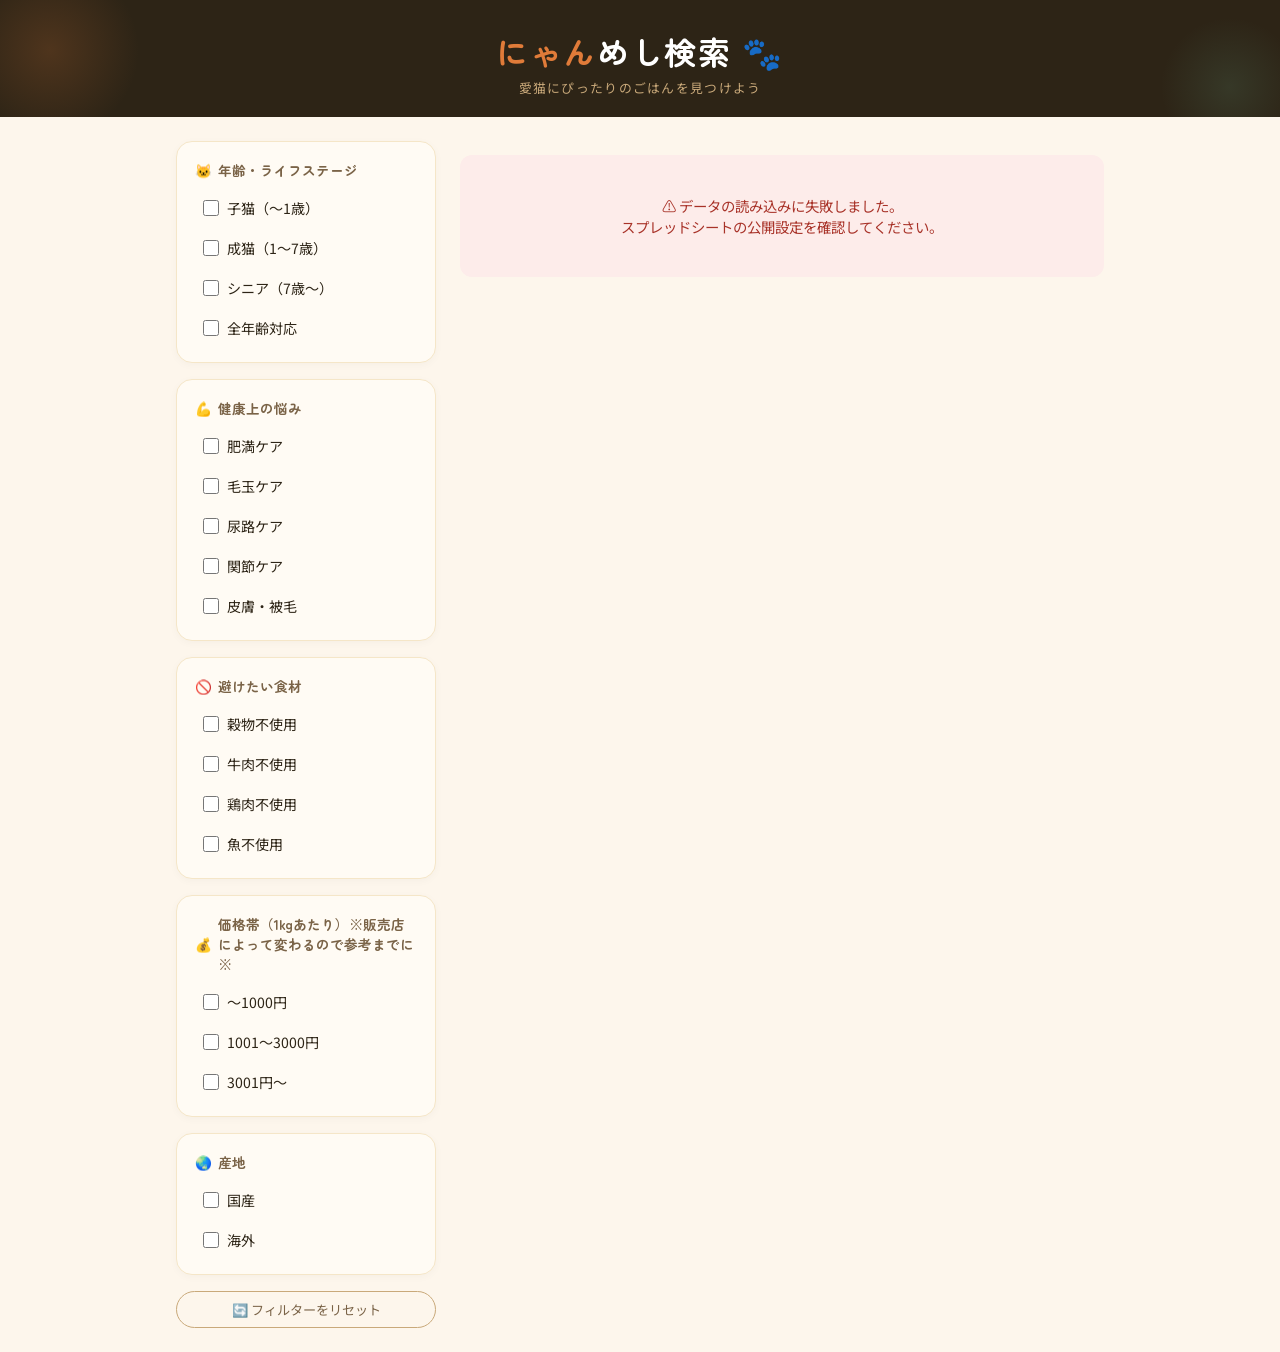
<file: index.html>
<!DOCTYPE html>
<html lang="ja">
<head>
<meta charset="UTF-8">
<meta name="viewport" content="width=device-width, initial-scale=1.0">
<title>にゃんめし検索 🐾</title>
<link href="https://fonts.googleapis.com/css2?family=Zen+Maru+Gothic:wght@400;500;700&family=Noto+Sans+JP:wght@400;500;700&display=swap" rel="stylesheet">
<link rel="stylesheet" href="style.css">
</head>
<body>

<header>
  <div class="logo"><span>にゃん</span>めし検索 🐾</div>
  <div class="tagline">愛猫にぴったりのごはんを見つけよう</div>
</header>

<div class="container">
  <aside class="sidebar">
    <div class="filter-card">
      <div class="filter-title"><span>🐱</span> 年齢・ライフステージ</div>
      <div class="filter-options" id="filter-age">
        <label class="filter-option"><input type="checkbox" value="子猫">子猫（〜1歳）</label>
        <label class="filter-option"><input type="checkbox" value="成猫">成猫（1〜7歳）</label>
        <label class="filter-option"><input type="checkbox" value="シニア">シニア（7歳〜）</label>
        <label class="filter-option"><input type="checkbox" value="全年齢">全年齢対応</label>
      </div>
    </div>
    <div class="filter-card">
      <div class="filter-title"><span>💪</span> 健康上の悩み</div>
      <div class="filter-options" id="filter-health">
        <label class="filter-option"><input type="checkbox" value="肥満ケア">肥満ケア</label>
        <label class="filter-option"><input type="checkbox" value="毛玉ケア">毛玉ケア</label>
        <label class="filter-option"><input type="checkbox" value="尿路ケア">尿路ケア</label>
        <label class="filter-option"><input type="checkbox" value="関節ケア">関節ケア</label>
        <label class="filter-option"><input type="checkbox" value="皮膚・被毛">皮膚・被毛</label>
      </div>
    </div>
    <div class="filter-card">
      <div class="filter-title"><span>🚫</span> 避けたい食材</div>
      <div class="filter-options" id="filter-allergy">
        <label class="filter-option"><input type="checkbox" value="穀物不使用">穀物不使用</label>
        <label class="filter-option"><input type="checkbox" value="牛肉不使用">牛肉不使用</label>
        <label class="filter-option"><input type="checkbox" value="鶏肉不使用">鶏肉不使用</label>
        <label class="filter-option"><input type="checkbox" value="魚不使用">魚不使用</label>
      </div>
    </div>
    <div class="filter-card">
      <div class="filter-title"><span>💰</span> 価格帯（1kgあたり）※販売店によって変わるので参考までに※</div>
      <div class="filter-options" id="filter-price">
        <label class="filter-option"><input type="checkbox" value="low">〜1000円</label>
        <label class="filter-option"><input type="checkbox" value="mid">1001〜3000円</label>
        <label class="filter-option"><input type="checkbox" value="high">3001円〜</label>
      </div>
    </div>
    <div class="filter-card">
      <div class="filter-title"><span>🌏</span> 産地</div>
      <div class="filter-options" id="filter-origin">
        <label class="filter-option"><input type="checkbox" value="国産">国産</label>
        <label class="filter-option"><input type="checkbox" value="海外">海外</label>
      </div>
    </div>
    <button class="reset-btn" onclick="resetFilters()">🔄 フィルターをリセット</button>
  </aside>

  <main>
    <div class="result-meta" id="result-meta"></div>
    <div class="cards" id="cards"></div>
  </main>
</div>

<script>
const SHEET_URL = 'https://docs.google.com/spreadsheets/d/e/2PACX-1vTwKwab16tCJYTES-pzspSSfvIyfY4ki8zEsHpYz0YmY5-BPzMVFVu5l2QgJSxEckEwgiUkLdRZyV1U/pub?gid=575599645&single=true&output=csv';

let products = [];

// CSVをパースしてオブジェクト配列に変換
function parseCSV(text) {
  const lines = text.trim().split('\n');
  const headers = lines[0].split(',').map(h => h.trim());
  return lines.slice(1).map(line => {
    // 💡 カンマ区切りのセルに対応するため、簡易的なクォート解析を導入
    let values = [];
    let current = '';
    let inQuotes = false;
    for (let i = 0; i < line.length; i++) {
      let char = line[i];
      if (char === '"') {
        inQuotes = !inQuotes;
      } else if (char === ',' && !inQuotes) {
        values.push(current.trim());
        current = '';
      } else {
        current += char;
      }
    }
    values.push(current.trim());
    
    const obj = {};
    headers.forEach((h, i) => obj[h] = values[i] || '');
    return obj;
  }).filter(row => row.id); // idが空の行はスキップ
}

// CSV行をproductオブジェクトに変換
function rowToProduct(row) {
  const price = parseInt(row.price) || 0;
  let priceRange = row.priceRange;
  if (!priceRange) {
    priceRange = price <= 100 ? 'low' : price <= 300 ? 'mid' : 'high';
  }
  
  // 💡 読み込み段階で、あらゆるスペースを消し、「、」や「,」で完璧にバラバラにします
  const cleanSplit = (str) => {
    if (!str || str === '0' || str === 0) return [];
    return str.toString().replace(/[\s\u3000]/g, '').split(/[、,，]/).filter(Boolean);
  };

  return {
    id: row.id,
    brand: row.brand || '',
    name: row.name || '',
    price: price,
    priceRange: priceRange,
    age: row.age || '全年齢',
    health: cleanSplit(row.health),
    avoidIngredients: cleanSplit(row.avoidIngredients),
    origin: row.origin || '国産'
  };
}

// スプレッドシートからデータ読み込み
async function loadData() {
  try {
    const res = await fetch(SHEET_URL);
    if (!res.ok) throw new Error('読み込み失敗');
    const text = await res.text();
    const rows = parseCSV(text);
    products = rows.map(rowToProduct);
    renderCards();
  } catch (e) {
    document.getElementById('cards').innerHTML =
      '<div class="error-msg">⚠️ データの読み込みに失敗しました。<br>スプレッドシートの公開設定を確認してください。</div>';
    document.getElementById('result-meta').textContent = '';
  }
}

function getChecked(id) {
  return [...document.querySelectorAll(`#${id} input:checked`)].map(el => el.value);
}

function filterProducts() {
  const ages     = getChecked('filter-age');
  const healths  = getChecked('filter-health');
  const allergies= getChecked('filter-allergy');
  const prices   = getChecked('filter-price');
  const origins  = getChecked('filter-origin');

  return products.filter(p => {
    // 1. 年齢の絞り込み
    if (ages.length) {
      const productAges = Array.isArray(p.age) ? p.age : [p.age];
      if (!ages.some(a => productAges.includes(a))) return false;
    }
    
    // 2. 健康上の悩みの絞り込み
    if (healths.length) {
      if (!healths.some(h => p.health.includes(h))) return false;
    }
    
    // 3. 避けたい食材の絞り込み
    if (allergies.length) {
      if (!allergies.every(a => p.avoidIngredients.includes(a))) return false;
    }
    
    // 4. 価格帯の絞り込み
    if (prices.length && !prices.includes(p.priceRange)) return false;
    
    // 5. 産地の絞り込み
    if (origins.length && !origins.includes(p.origin)) return false;
    
    return true;
  });
}

function renderCards() {
  const results = filterProducts();
  const container = document.getElementById('cards');
  const meta = document.getElementById('result-meta');
  
  meta.innerHTML = `<strong>${results.length}</strong>件のフードが見つかりました`;

  if (results.length === 0) {
    container.innerHTML = `
      <div class="no-result">
        <div class="big">🐱</div>
        <p>条件に合うフードが見つかりませんでした。<br>フィルターを変えてみてください。</p>
      </div>`;
    return;
  }

  container.innerHTML = results.map(p => `
    <div class="product-card">
      <div class="card-brand">${p.brand}</div>
      <div class="card-name">${p.name}</div>
      <div class="card-price">¥${p.price}<span> / 1kg</span></div>
      <div class="tags">
        <span class="tag tag-age">${p.age}</span>
        ${p.health.map(h => `<span class="tag tag-health">${h}</span>`).join('')}
        ${p.origin === '国産' ? '<span class="tag tag-origin">🇯🇵 国産</span>' : '<span class="tag tag-origin">🌏 輸入</span>'}
        ${p.avoidIngredients.includes('穀物不使用') ? '<span class="tag tag-allergy">穀物不使用</span>' : ''}
      </div>
    </div>
  `).join('');
}

function resetFilters() {
  document.querySelectorAll('.filter-option input').forEach(el => el.checked = false);
  renderCards();
}

document.querySelectorAll('.filter-option input').forEach(el => {
  el.addEventListener('change', renderCards);
});

loadData();
</script>
</body>
</html>
</file>
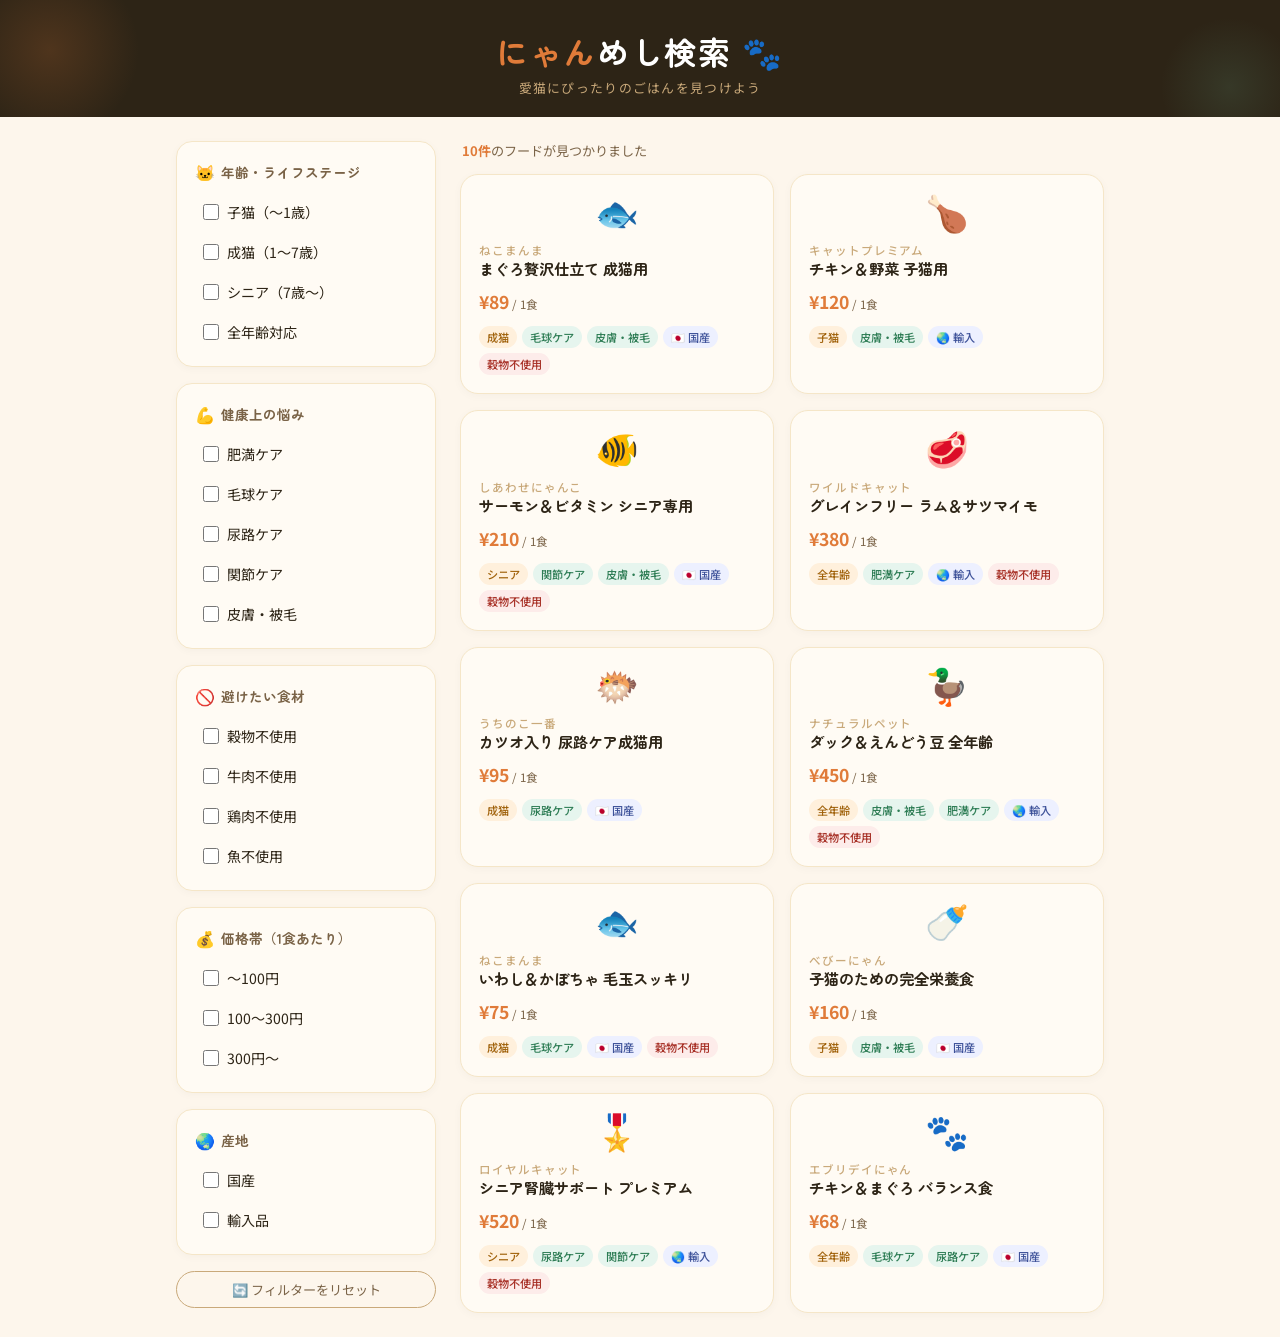
<file: catfood-search.html>
<!DOCTYPE html>
<html lang="ja">
<head>
<meta charset="UTF-8">
<meta name="viewport" content="width=device-width, initial-scale=1.0">
<title>にゃんめし検索 🐾</title>
<link href="https://fonts.googleapis.com/css2?family=Zen+Maru+Gothic:wght@400;500;700&family=Noto+Sans+JP:wght@400;500;700&display=swap" rel="stylesheet">
<style>
  :root {
    --cream: #FDF6EC;
    --warm: #F5E6C8;
    --accent: #E07B39;
    --accent2: #6BAE8E;
    --dark: #2D2416;
    --mid: #7A6347;
    --light: #C9A97A;
    --card-bg: #FFFBF4;
    --tag-bg: #FFF0DC;
  }
  * { box-sizing: border-box; margin: 0; padding: 0; }
  body {
    font-family: 'Noto Sans JP', sans-serif;
    background: var(--cream);
    color: var(--dark);
    min-height: 100vh;
  }

  /* ヘッダー */
  header {
    background: var(--dark);
    padding: 28px 24px 20px;
    text-align: center;
    position: relative;
    overflow: hidden;
  }
  header::before {
    content: '';
    position: absolute;
    top: -40px; left: -40px;
    width: 180px; height: 180px;
    background: radial-gradient(circle, #E07B3930 0%, transparent 70%);
    border-radius: 50%;
  }
  header::after {
    content: '';
    position: absolute;
    bottom: -40px; right: -20px;
    width: 140px; height: 140px;
    background: radial-gradient(circle, #6BAE8E25 0%, transparent 70%);
    border-radius: 50%;
  }
  .logo {
    font-family: 'Zen Maru Gothic', sans-serif;
    font-size: 2rem;
    font-weight: 700;
    color: #fff;
    letter-spacing: 0.05em;
  }
  .logo span { color: var(--accent); }
  .tagline {
    font-size: 0.8rem;
    color: var(--light);
    margin-top: 4px;
    letter-spacing: 0.1em;
  }

  /* メインレイアウト */
  .container {
    max-width: 960px;
    margin: 0 auto;
    padding: 24px 16px;
    display: grid;
    grid-template-columns: 260px 1fr;
    gap: 24px;
  }
  @media (max-width: 640px) {
    .container { grid-template-columns: 1fr; }
  }

  /* サイドバー（フィルター） */
  .sidebar {
    display: flex;
    flex-direction: column;
    gap: 16px;
  }
  .filter-card {
    background: var(--card-bg);
    border-radius: 16px;
    padding: 18px;
    border: 1.5px solid var(--warm);
    box-shadow: 0 2px 8px #2D241608;
  }
  .filter-title {
    font-family: 'Zen Maru Gothic', sans-serif;
    font-size: 0.85rem;
    font-weight: 700;
    color: var(--mid);
    margin-bottom: 12px;
    display: flex;
    align-items: center;
    gap: 6px;
  }
  .filter-title .icon { font-size: 1rem; }
  .filter-options { display: flex; flex-direction: column; gap: 8px; }
  .filter-option {
    display: flex;
    align-items: center;
    gap: 8px;
    cursor: pointer;
    padding: 6px 8px;
    border-radius: 8px;
    transition: background 0.15s;
    font-size: 0.88rem;
  }
  .filter-option:hover { background: var(--warm); }
  .filter-option input[type="checkbox"] {
    width: 16px; height: 16px;
    accent-color: var(--accent);
    cursor: pointer;
    flex-shrink: 0;
  }
  .reset-btn {
    background: none;
    border: 1.5px solid var(--light);
    color: var(--mid);
    border-radius: 99px;
    padding: 8px 16px;
    font-size: 0.82rem;
    font-family: 'Noto Sans JP', sans-serif;
    cursor: pointer;
    transition: all 0.15s;
    width: 100%;
  }
  .reset-btn:hover {
    background: var(--warm);
    border-color: var(--accent);
    color: var(--accent);
  }

  /* メインエリア */
  .main {}
  .result-meta {
    font-size: 0.82rem;
    color: var(--mid);
    margin-bottom: 14px;
    padding: 0 2px;
  }
  .result-meta strong { color: var(--accent); }

  .cards {
    display: grid;
    grid-template-columns: repeat(auto-fill, minmax(220px, 1fr));
    gap: 16px;
  }

  .product-card {
    background: var(--card-bg);
    border-radius: 18px;
    padding: 18px;
    border: 1.5px solid var(--warm);
    box-shadow: 0 2px 10px #2D241608;
    transition: transform 0.18s, box-shadow 0.18s;
    display: flex;
    flex-direction: column;
    gap: 10px;
  }
  .product-card:hover {
    transform: translateY(-3px);
    box-shadow: 0 8px 24px #2D241614;
  }

  .card-emoji {
    font-size: 2.2rem;
    text-align: center;
    line-height: 1;
    margin-bottom: 4px;
  }
  .card-brand {
    font-size: 0.72rem;
    color: var(--light);
    font-weight: 500;
    letter-spacing: 0.08em;
    text-transform: uppercase;
  }
  .card-name {
    font-family: 'Zen Maru Gothic', sans-serif;
    font-size: 0.95rem;
    font-weight: 700;
    color: var(--dark);
    line-height: 1.4;
  }
  .card-price {
    font-size: 1.1rem;
    font-weight: 700;
    color: var(--accent);
  }
  .card-price span { font-size: 0.72rem; color: var(--mid); font-weight: 400; }

  .tags {
    display: flex;
    flex-wrap: wrap;
    gap: 5px;
    margin-top: 2px;
  }
  .tag {
    font-size: 0.7rem;
    padding: 3px 8px;
    border-radius: 99px;
    font-weight: 500;
  }
  .tag-age    { background: #FFF0DC; color: #A0610A; }
  .tag-health { background: #E6F5EE; color: #2E7D55; }
  .tag-origin { background: #EDF0FF; color: #3D5199; }
  .tag-allergy { background: #FDECEA; color: #A83228; }

  .no-result {
    grid-column: 1 / -1;
    text-align: center;
    padding: 60px 20px;
    color: var(--mid);
  }
  .no-result .big { font-size: 3rem; }
  .no-result p { margin-top: 10px; font-size: 0.9rem; }
</style>
</head>
<body>

<header>
  <div class="logo"><span>にゃん</span>めし検索 🐾</div>
  <div class="tagline">愛猫にぴったりのごはんを見つけよう</div>
</header>

<div class="container">
  <!-- フィルターパネル -->
  <aside class="sidebar">

    <div class="filter-card">
      <div class="filter-title"><span class="icon">🐱</span> 年齢・ライフステージ</div>
      <div class="filter-options" id="filter-age">
        <label class="filter-option"><input type="checkbox" value="子猫">子猫（〜1歳）</label>
        <label class="filter-option"><input type="checkbox" value="成猫">成猫（1〜7歳）</label>
        <label class="filter-option"><input type="checkbox" value="シニア">シニア（7歳〜）</label>
        <label class="filter-option"><input type="checkbox" value="全年齢">全年齢対応</label>
      </div>
    </div>

    <div class="filter-card">
      <div class="filter-title"><span class="icon">💪</span> 健康上の悩み</div>
      <div class="filter-options" id="filter-health">
        <label class="filter-option"><input type="checkbox" value="肥満ケア">肥満ケア</label>
        <label class="filter-option"><input type="checkbox" value="毛球ケア">毛球ケア</label>
        <label class="filter-option"><input type="checkbox" value="尿路ケア">尿路ケア</label>
        <label class="filter-option"><input type="checkbox" value="関節ケア">関節ケア</label>
        <label class="filter-option"><input type="checkbox" value="皮膚・被毛">皮膚・被毛</label>
      </div>
    </div>

    <div class="filter-card">
      <div class="filter-title"><span class="icon">🚫</span> 避けたい食材</div>
      <div class="filter-options" id="filter-allergy">
        <label class="filter-option"><input type="checkbox" value="穀物不使用">穀物不使用</label>
        <label class="filter-option"><input type="checkbox" value="牛肉不使用">牛肉不使用</label>
        <label class="filter-option"><input type="checkbox" value="鶏肉不使用">鶏肉不使用</label>
        <label class="filter-option"><input type="checkbox" value="魚不使用">魚不使用</label>
      </div>
    </div>

    <div class="filter-card">
      <div class="filter-title"><span class="icon">💰</span> 価格帯（1食あたり）</div>
      <div class="filter-options" id="filter-price">
        <label class="filter-option"><input type="checkbox" value="low">〜100円</label>
        <label class="filter-option"><input type="checkbox" value="mid">100〜300円</label>
        <label class="filter-option"><input type="checkbox" value="high">300円〜</label>
      </div>
    </div>

    <div class="filter-card">
      <div class="filter-title"><span class="icon">🌏</span> 産地</div>
      <div class="filter-options" id="filter-origin">
        <label class="filter-option"><input type="checkbox" value="国産">国産</label>
        <label class="filter-option"><input type="checkbox" value="輸入品">輸入品</label>
      </div>
    </div>

    <button class="reset-btn" onclick="resetFilters()">🔄 フィルターをリセット</button>
  </aside>

  <!-- 商品一覧 -->
  <main class="main">
    <div class="result-meta" id="result-meta"></div>
    <div class="cards" id="cards"></div>
  </main>
</div>

<script>
const products = [
  {
    id: 1,
    emoji: "🐟",
    brand: "ねこまんま",
    name: "まぐろ贅沢仕立て 成猫用",
    price: 89,
    age: "成猫",
    health: ["毛球ケア", "皮膚・被毛"],
    avoidIngredients: ["穀物不使用"],
    origin: "国産",
    priceRange: "low"
  },
  {
    id: 2,
    emoji: "🍗",
    brand: "キャットプレミアム",
    name: "チキン＆野菜 子猫用",
    price: 120,
    age: "子猫",
    health: ["皮膚・被毛"],
    avoidIngredients: ["魚不使用"],
    origin: "輸入品",
    priceRange: "mid"
  },
  {
    id: 3,
    emoji: "🐠",
    brand: "しあわせにゃんこ",
    name: "サーモン＆ビタミン シニア専用",
    price: 210,
    age: "シニア",
    health: ["関節ケア", "皮膚・被毛"],
    avoidIngredients: ["穀物不使用", "牛肉不使用"],
    origin: "国産",
    priceRange: "mid"
  },
  {
    id: 4,
    emoji: "🥩",
    brand: "ワイルドキャット",
    name: "グレインフリー ラム＆サツマイモ",
    price: 380,
    age: "全年齢",
    health: ["肥満ケア"],
    avoidIngredients: ["穀物不使用", "鶏肉不使用", "魚不使用"],
    origin: "輸入品",
    priceRange: "high"
  },
  {
    id: 5,
    emoji: "🐡",
    brand: "うちのこ一番",
    name: "カツオ入り 尿路ケア成猫用",
    price: 95,
    age: "成猫",
    health: ["尿路ケア"],
    avoidIngredients: ["牛肉不使用"],
    origin: "国産",
    priceRange: "low"
  },
  {
    id: 6,
    emoji: "🦆",
    brand: "ナチュラルペット",
    name: "ダック＆えんどう豆 全年齢",
    price: 450,
    age: "全年齢",
    health: ["皮膚・被毛", "肥満ケア"],
    avoidIngredients: ["穀物不使用", "鶏肉不使用", "魚不使用"],
    origin: "輸入品",
    priceRange: "high"
  },
  {
    id: 7,
    emoji: "🐟",
    brand: "ねこまんま",
    name: "いわし＆かぼちゃ 毛玉スッキリ",
    price: 75,
    age: "成猫",
    health: ["毛球ケア"],
    avoidIngredients: ["穀物不使用", "牛肉不使用"],
    origin: "国産",
    priceRange: "low"
  },
  {
    id: 8,
    emoji: "🍼",
    brand: "べびーにゃん",
    name: "子猫のための完全栄養食",
    price: 160,
    age: "子猫",
    health: ["皮膚・被毛"],
    avoidIngredients: [],
    origin: "国産",
    priceRange: "mid"
  },
  {
    id: 9,
    emoji: "🎖️",
    brand: "ロイヤルキャット",
    name: "シニア腎臓サポート プレミアム",
    price: 520,
    age: "シニア",
    health: ["尿路ケア", "関節ケア"],
    avoidIngredients: ["穀物不使用", "牛肉不使用"],
    origin: "輸入品",
    priceRange: "high"
  },
  {
    id: 10,
    emoji: "🐾",
    brand: "エブリデイにゃん",
    name: "チキン＆まぐろ バランス食",
    price: 68,
    age: "全年齢",
    health: ["毛球ケア", "尿路ケア"],
    avoidIngredients: [],
    origin: "国産",
    priceRange: "low"
  }
];

function getChecked(containerId) {
  return [...document.querySelectorAll(`#${containerId} input:checked`)].map(el => el.value);
}

function filterProducts() {
  const ages = getChecked('filter-age');
  const healths = getChecked('filter-health');
  const allergies = getChecked('filter-allergy');
  const prices = getChecked('filter-price');
  const origins = getChecked('filter-origin');

  return products.filter(p => {
    if (ages.length && !ages.includes(p.age)) return false;
    if (healths.length && !healths.some(h => p.health.includes(h))) return false;
    if (allergies.length && !allergies.every(a => p.avoidIngredients.includes(a))) return false;
    if (prices.length && !prices.includes(p.priceRange)) return false;
    if (origins.length && !origins.includes(p.origin)) return false;
    return true;
  });
}

function renderCards() {
  const results = filterProducts();
  const container = document.getElementById('cards');
  const meta = document.getElementById('result-meta');

  meta.innerHTML = `<strong>${results.length}件</strong>のフードが見つかりました`;

  if (results.length === 0) {
    container.innerHTML = `
      <div class="no-result">
        <div class="big">🐱</div>
        <p>条件に合うフードが見つかりませんでした。<br>フィルターを変えてみてください。</p>
      </div>`;
    return;
  }

  container.innerHTML = results.map(p => `
    <div class="product-card">
      <div class="card-emoji">${p.emoji}</div>
      <div>
        <div class="card-brand">${p.brand}</div>
        <div class="card-name">${p.name}</div>
      </div>
      <div class="card-price">¥${p.price}<span> / 1食</span></div>
      <div class="tags">
        <span class="tag tag-age">${p.age}</span>
        ${p.health.map(h => `<span class="tag tag-health">${h}</span>`).join('')}
        ${p.origin === '国産' ? `<span class="tag tag-origin">🇯🇵 国産</span>` : `<span class="tag tag-origin">🌏 輸入</span>`}
        ${p.avoidIngredients.includes('穀物不使用') ? `<span class="tag tag-allergy">穀物不使用</span>` : ''}
      </div>
    </div>
  `).join('');
}

function resetFilters() {
  document.querySelectorAll('.filter-option input').forEach(el => el.checked = false);
  renderCards();
}

// チェックボックスに変更イベント
document.querySelectorAll('.filter-option input').forEach(el => {
  el.addEventListener('change', renderCards);
});

// 初期表示
renderCards();
</script>
</body>
</html>
</file>
<file: style.css>
:root {
    --cream: #FDF6EC;
    --warm: #F5E6C8;
    --accent: #E07B39;
    --accent2: #6BAE8E;
    --dark: #2D2416;
    --mid: #7A6347;
    --light: #C9A97A;
    --card-bg: #FFFBF4;
    --tag-bg: #FFF0DC;
  }
  * { box-sizing: border-box; margin: 0; padding: 0; }
  body {
    font-family: 'Noto Sans JP', sans-serif;
    background: var(--cream);
    color: var(--dark);
    min-height: 100vh;
  }
  header {
    background: var(--dark);
    padding: 28px 24px 20px;
    text-align: center;
    position: relative;
    overflow: hidden;
  }
  header::before {
    content: '';
    position: absolute;
    top: -40px; left: -40px;
    width: 180px; height: 180px;
    background: radial-gradient(circle, #E07B3930 0%, transparent 70%);
    border-radius: 50%;
  }
  header::after {
    content: '';
    position: absolute;
    bottom: -40px; right: -20px;
    width: 140px; height: 140px;
    background: radial-gradient(circle, #6BAE8E25 0%, transparent 70%);
    border-radius: 50%;
  }
  .logo {
    font-family: 'Zen Maru Gothic', sans-serif;
    font-size: 2rem;
    font-weight: 700;
    color: #fff;
    letter-spacing: 0.05em;
  }
  .logo span { color: var(--accent); }
  .tagline {
    font-size: 0.8rem;
    color: var(--light);
    margin-top: 4px;
    letter-spacing: 0.1em;
  }
  .container {
    max-width: 960px;
    margin: 0 auto;
    padding: 24px 16px;
    display: grid;
    grid-template-columns: 260px 1fr;
    gap: 24px;
  }
  @media (max-width: 640px) {
    .container { grid-template-columns: 1fr; }
  }
  .sidebar { display: flex; flex-direction: column; gap: 16px; }
  .filter-card {
    background: var(--card-bg);
    border-radius: 16px;
    padding: 18px;
    border: 1.5px solid var(--warm);
    box-shadow: 0 2px 8px #2D241608;
  }
  .filter-title {
    font-family: 'Zen Maru Gothic', sans-serif;
    font-size: 0.85rem;
    font-weight: 700;
    color: var(--mid);
    margin-bottom: 12px;
    display: flex;
    align-items: center;
    gap: 6px;
  }
  .filter-options { display: flex; flex-direction: column; gap: 8px; }
  .filter-option {
    display: flex;
    align-items: center;
    gap: 8px;
    cursor: pointer;
    padding: 6px 8px;
    border-radius: 8px;
    transition: background 0.15s;
    font-size: 0.88rem;
  }
  .filter-option:hover { background: var(--warm); }
  .filter-option input[type="checkbox"] {
    width: 16px; height: 16px;
    accent-color: var(--accent);
    cursor: pointer;
    flex-shrink: 0;
  }
  .reset-btn {
    background: none;
    border: 1.5px solid var(--light);
    color: var(--mid);
    border-radius: 99px;
    padding: 8px 16px;
    font-size: 0.82rem;
    font-family: 'Noto Sans JP', sans-serif;
    cursor: pointer;
    transition: all 0.15s;
    width: 100%;
  }
  .reset-btn:hover {
    background: var(--warm);
    border-color: var(--accent);
    color: var(--accent);
  }
  .result-meta {
    font-size: 0.82rem;
    color: var(--mid);
    margin-bottom: 14px;
    padding: 0 2px;
  }
  .result-meta strong { color: var(--accent); }
  .cards {
    display: grid;
    grid-template-columns: repeat(auto-fill, minmax(220px, 1fr));
    gap: 16px;
  }
  .product-card {
    background: var(--card-bg);
    border-radius: 18px;
    padding: 18px;
    border: 1.5px solid var(--warm);
    box-shadow: 0 2px 10px #2D241608;
    transition: transform 0.18s, box-shadow 0.18s;
    display: flex;
    flex-direction: column;
    gap: 10px;
  }
  .product-card:hover {
    transform: translateY(-3px);
    box-shadow: 0 8px 24px #2D241614;
  }
  .card-emoji { font-size: 2.2rem; text-align: center; line-height: 1; margin-bottom: 4px; }
  .card-brand { font-size: 0.72rem; color: var(--light); font-weight: 500; letter-spacing: 0.08em; }
  .card-name {
    font-family: 'Zen Maru Gothic', sans-serif;
    font-size: 0.95rem;
    font-weight: 700;
    color: var(--dark);
    line-height: 1.4;
  }
  .card-price { font-size: 1.1rem; font-weight: 700; color: var(--accent); }
  .card-price span { font-size: 0.72rem; color: var(--mid); font-weight: 400; }
  .tags { display: flex; flex-wrap: wrap; gap: 5px; margin-top: 2px; }
  .tag { font-size: 0.7rem; padding: 3px 8px; border-radius: 99px; font-weight: 500; }
  .tag-age    { background: #FFF0DC; color: #A0610A; }
  .tag-health { background: #E6F5EE; color: #2E7D55; }
  .tag-origin { background: #EDF0FF; color: #3D5199; }
  .tag-allergy { background: #FDECEA; color: #A83228; }
  .no-result { grid-column: 1 / -1; text-align: center; padding: 60px 20px; color: var(--mid); }
  .no-result .big { font-size: 3rem; }
  .no-result p { margin-top: 10px; font-size: 0.9rem; }
  .loading { grid-column: 1 / -1; text-align: center; padding: 60px 20px; color: var(--mid); font-size: 0.9rem; }
  .error-msg { grid-column: 1 / -1; text-align: center; padding: 40px 20px; color: #A83228; font-size: 0.9rem; background: #FDECEA; border-radius: 12px; }
</file>
